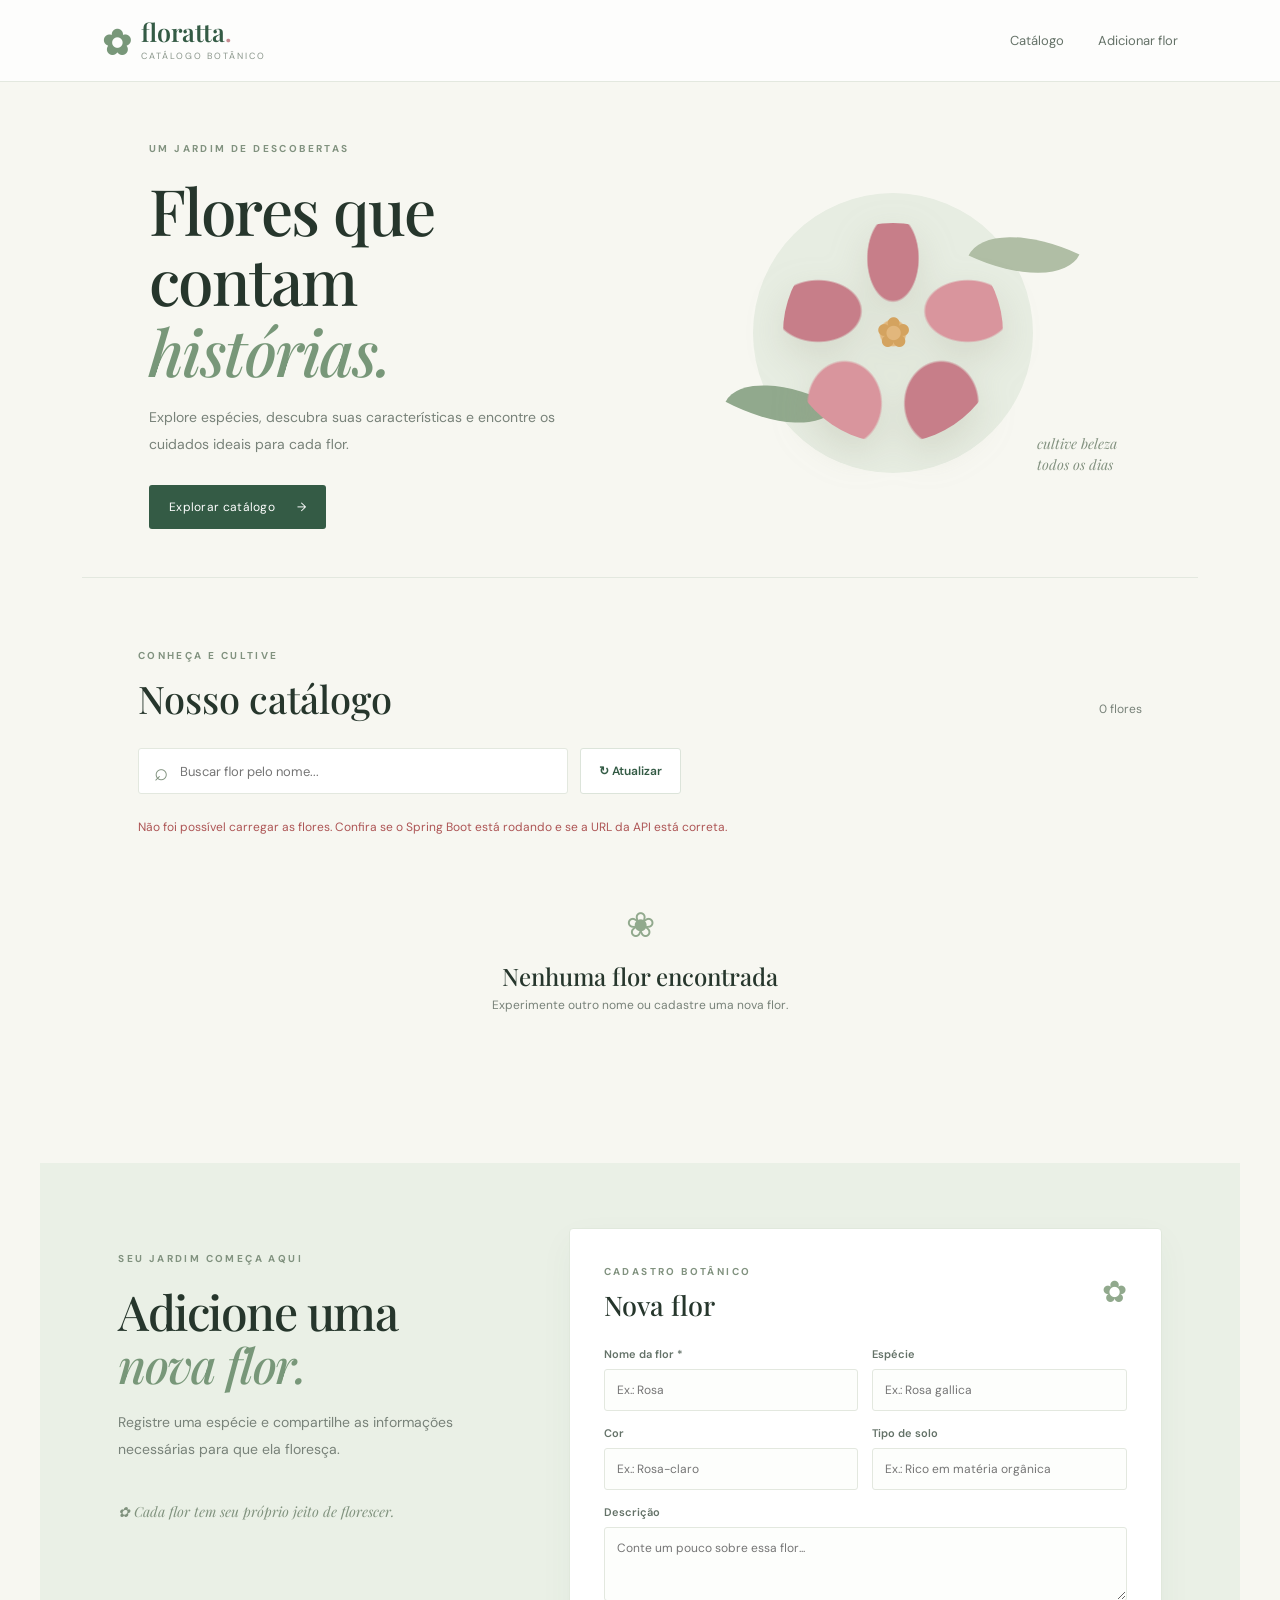
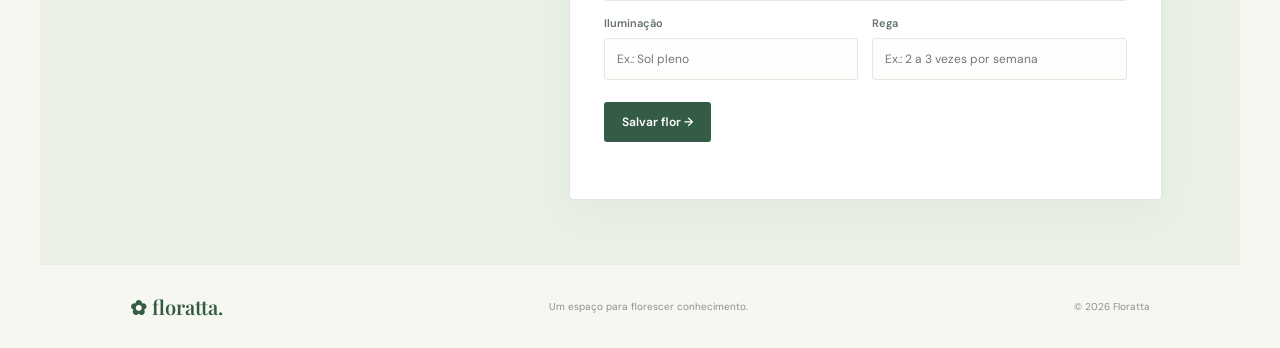
<file: src/main/resources/static/floratta.html>
<!DOCTYPE html>
<html lang="pt-BR">
<head>
  <meta charset="UTF-8">
  <meta name="viewport" content="width=device-width, initial-scale=1.0">
  <meta name="theme-color" content="#f5f7f0">
  <title>Floratta | Catálogo de flores</title>
  <link rel="stylesheet" href="floratta.css">
  <script src="floratta.js" defer></script>
</head>
<body>
  <header class="topbar">
    <a class="brand" href="#" aria-label="Floratta - início">
      <span class="brand-mark">✿</span>
      <span>floratta<span class="brand-dot">.</span><small>CATÁLOGO BOTÂNICO</small></span>
    </a>
    <nav><a href="#catalogo">Catálogo</a><a href="#cadastro">Adicionar flor</a></nav>
  </header>

  <main>
    <section class="hero">
      <div class="hero-copy">
        <span class="eyebrow">UM JARDIM DE DESCOBERTAS</span>
        <h1>Flores que contam<br><em>histórias.</em></h1>
        <p>Explore espécies, descubra suas características e encontre os cuidados ideais para cada flor.</p>
        <a class="primary-link" href="#catalogo">Explorar catálogo <span>→</span></a>
      </div>
      <div class="hero-art" aria-hidden="true">
        <div class="art-circle"></div><div class="art-leaf leaf-one"></div><div class="art-leaf leaf-two"></div>
        <div class="art-flower"><span>✿</span></div>
        <span class="art-caption">cultive beleza<br>todos os dias</span>
      </div>
    </section>

    <section class="content-section" id="catalogo">
      <div class="section-heading">
        <div><span class="eyebrow">CONHEÇA E CULTIVE</span><h2>Nosso catálogo</h2></div>
        <span class="count" id="flower-count">0 flores</span>
      </div>
      <div class="toolbar">
        <label class="search-box"><span>⌕</span><input id="search-input" type="search" placeholder="Buscar flor pelo nome..." aria-label="Buscar flor pelo nome"></label>
        <button class="button button-outline" id="refresh-button" type="button">↻ Atualizar</button>
      </div>
      <div id="status-message" class="status" role="status">Carregando flores...</div>
      <div class="flower-grid" id="flower-grid"></div>
      <div class="empty-state hidden" id="empty-state">
        <span>❀</span><h3>Nenhuma flor encontrada</h3><p>Experimente outro nome ou cadastre uma nova flor.</p>
      </div>
    </section>

    <section class="form-section" id="cadastro">
      <div class="form-intro">
        <span class="eyebrow">SEU JARDIM COMEÇA AQUI</span>
        <h2>Adicione uma<br><em>nova flor.</em></h2>
        <p>Registre uma espécie e compartilhe as informações necessárias para que ela floresça.</p>
        <div class="form-note">✿ Cada flor tem seu próprio jeito de florescer.</div>
      </div>
      <form id="flower-form" class="flower-form">
        <div class="form-top"><div><span class="eyebrow">CADASTRO BOTÂNICO</span><h3 id="form-title">Nova flor</h3></div><span class="form-icon">✿</span></div>
        <input type="hidden" id="original-name">
        <div class="field-row">
          <label>Nome da flor *<input id="nome" name="nome" required maxlength="100" placeholder="Ex.: Rosa"></label>
          <label>Espécie<input id="especie" name="especie" maxlength="120" placeholder="Ex.: Rosa gallica"></label>
        </div>
        <div class="field-row">
          <label>Cor<input id="cor" name="cor" maxlength="60" placeholder="Ex.: Rosa-claro"></label>
          <label>Tipo de solo<input id="tipoSolo" name="tipoSolo" maxlength="120" placeholder="Ex.: Rico em matéria orgânica"></label>
        </div>
        <label>Descrição<textarea id="descricao" name="descricao" rows="3" placeholder="Conte um pouco sobre essa flor..."></textarea></label>
        <div class="field-row">
          <label>Iluminação<input id="iluminacao" name="iluminacao" maxlength="120" placeholder="Ex.: Sol pleno"></label>
          <label>Rega<input id="rega" name="rega" maxlength="120" placeholder="Ex.: 2 a 3 vezes por semana"></label>
        </div>
        <div class="form-actions">
          <button class="button button-primary" id="save-button" type="submit">Salvar flor <span>→</span></button>
          <button class="button button-text hidden" id="cancel-edit" type="button">Cancelar edição</button>
        </div>
        <p class="form-feedback" id="form-feedback" role="status"></p>
      </form>
    </section>
  </main>

  <footer><a class="footer-brand" href="#">✿ floratta.</a><span>Um espaço para florescer conhecimento.</span><span>© 2026 Floratta</span></footer>

  <dialog id="details-dialog" class="details-dialog">
    <button class="dialog-close" id="close-dialog" aria-label="Fechar" type="button">×</button>
    <span class="eyebrow">FICHA BOTÂNICA</span>
    <h2 id="detail-name"></h2>
    <p class="detail-species" id="detail-species"></p>
    <p id="detail-description"></p>
    <div class="detail-list" id="detail-list"></div>
    <div class="dialog-actions"><button class="button button-outline" id="detail-edit" type="button">Editar</button><button class="button button-danger" id="detail-delete" type="button">Excluir</button></div>
  </dialog>
</body>
</html>
</file>
<file: src/main/resources/static/floratta.css>
@import url('https://fonts.googleapis.com/css2?family=DM+Sans:wght@400;500;600;700&family=Playfair+Display:ital,wght@0,500;0,600;1,500;1,600&display=swap');

:root{--green:#345b45;--green-dark:#244432;--sage:#dce7d8;--cream:#f7f7f1;--ink:#26362c;--muted:#788279;--line:#e3e8df;--white:#fff;--rose:#c58b91}
*{box-sizing:border-box}
html{scroll-behavior:smooth}
body{margin:0;background:var(--cream);color:var(--ink);font-family:'DM Sans',Arial,sans-serif}
a{color:inherit;text-decoration:none}
.topbar{height:82px;padding:0 8%;display:flex;align-items:center;justify-content:space-between;background:rgba(255,255,255,.78);border-bottom:1px solid var(--line)}
.brand{display:flex;align-items:center;gap:10px;color:var(--green);font-family:'Playfair Display',Georgia,serif;font-size:25px;font-weight:600;line-height:1}
.brand-mark{font-size:35px;color:#789779}.brand-dot{color:var(--rose)}.brand small{display:block;margin-top:6px;font:9px 'DM Sans',sans-serif;letter-spacing:2px;color:#89958a}
nav{display:flex;gap:34px;font-size:13px;color:#657268}nav a:hover{color:var(--green)}
main{max-width:1200px;margin:auto;padding:0 42px}
.hero{min-height:475px;display:grid;grid-template-columns:1fr 1fr;align-items:center;gap:30px;padding:54px 6% 48px}
.eyebrow{font-size:10px;letter-spacing:2.4px;font-weight:700;color:#81927f}
h1,h2,h3,p{margin-top:0}
.hero h1,.form-intro h2{font:500 clamp(44px,5vw,66px)/1.1 'Playfair Display',Georgia,serif;letter-spacing:-1.5px;margin:18px 0}
.hero h1 em,.form-intro h2 em{color:#789779;font-weight:500}
.hero-copy>p,.form-intro>p{max-width:420px;color:var(--muted);font-size:14px;line-height:1.9;margin-bottom:28px}
.primary-link{display:inline-flex;gap:22px;align-items:center;background:var(--green);color:white;padding:14px 20px;border-radius:3px;font-size:12px;letter-spacing:.3px}.primary-link:hover,.button-primary:hover{background:var(--green-dark)}
.hero-art{height:340px;position:relative;display:flex;align-items:center;justify-content:center;overflow:hidden}
.art-circle{width:280px;height:280px;border-radius:50%;background:#e7ede2;position:absolute}
.art-flower{width:220px;height:220px;border-radius:50%;background:radial-gradient(circle at center,#e2b77c 0 8%,transparent 9%),radial-gradient(ellipse at 50% 16%,#c77e89 0 16%,transparent 17%),radial-gradient(ellipse at 84% 40%,#d9959d 0 16%,transparent 17%),radial-gradient(ellipse at 72% 82%,#c77e89 0 16%,transparent 17%),radial-gradient(ellipse at 28% 82%,#d9959d 0 16%,transparent 17%),radial-gradient(ellipse at 16% 40%,#c77e89 0 16%,transparent 17%);position:relative;z-index:2;filter:drop-shadow(0 15px 18px #9c9b8540)}
.art-flower span{position:absolute;inset:0;display:grid;place-items:center;color:#d4a35f;font-size:42px}
.art-leaf{position:absolute;width:100px;height:48px;background:#91a98d;border-radius:100% 0 100% 0;z-index:1}.leaf-one{left:16%;bottom:22%;transform:rotate(28deg)}.leaf-two{right:12%;top:20%;transform:rotate(205deg);background:#b0bea5}
.art-caption{position:absolute;right:3%;bottom:8%;font:italic 14px/1.5 'Playfair Display',serif;color:#82917f}
.content-section{padding:65px 5% 90px;border-top:1px solid var(--line)}
.section-heading{display:flex;align-items:end;justify-content:space-between;margin-bottom:24px}
h2{font:500 38px 'Playfair Display',Georgia,serif;margin:9px 0 0}
.count{font-size:12px;color:var(--muted);padding-bottom:7px}
.toolbar{display:flex;gap:12px;margin-bottom:25px}
.search-box{height:46px;max-width:430px;flex:1;display:flex;align-items:center;gap:10px;padding:0 15px;background:white;border:1px solid var(--line);border-radius:3px;color:#81927f}
.search-box span{font-size:24px}.search-box input{border:0;outline:0;width:100%;font:13px 'DM Sans';color:var(--ink);background:transparent}
.button{border:0;border-radius:3px;padding:12px 18px;font:600 12px 'DM Sans';cursor:pointer;transition:.2s}
.button-outline{background:white;border:1px solid #dce4da;color:var(--green)}.button-outline:hover{border-color:var(--green);background:#f0f4ed}
.button-primary{background:var(--green);color:white}.button-danger{background:#fff1f0;color:#a34f4f}.button-text{background:transparent;color:var(--muted)}
.status{font-size:12px;color:var(--muted);margin:8px 0 18px;min-height:17px}.status.error,.form-feedback.error{color:#ad5555}
.flower-grid{display:grid;grid-template-columns:repeat(3,1fr);gap:18px}
.flower-card{background:white;border:1px solid var(--line);padding:22px;border-radius:4px;min-height:210px;display:flex;flex-direction:column;transition:transform .2s,box-shadow .2s}
.flower-card:hover{transform:translateY(-3px);box-shadow:0 12px 28px #334b3510}
.flower-symbol{width:42px;height:42px;display:grid;place-items:center;border-radius:50%;background:#edf2e9;color:#829a7e;font-size:23px;margin-bottom:15px}
.flower-card h3{font:500 23px 'Playfair Display',serif;margin:0 0 5px}.flower-card .species{font-size:11px;color:#9a9f98;font-style:italic;margin-bottom:12px}
.flower-card .description{font-size:12px;line-height:1.7;color:var(--muted);margin:0 0 16px;flex:1}
.card-footer{display:flex;align-items:center;justify-content:space-between;border-top:1px solid #edf0eb;padding-top:13px}.card-footer span{font-size:10px;color:#81927f}.card-footer button{border:0;background:transparent;color:var(--green);font:600 11px 'DM Sans';cursor:pointer}
.empty-state{text-align:center;padding:48px 15px;color:var(--muted)}.empty-state>span{font-size:35px;color:#91a98d}.empty-state h3{font:500 24px 'Playfair Display';color:var(--ink);margin:12px 0 5px}.empty-state p{font-size:12px}.hidden{display:none!important}
.form-section{background:#eaf0e6;padding:65px 7%;display:grid;grid-template-columns:.8fr 1.2fr;gap:55px;align-items:start;margin:0 -42px}
.form-intro{padding-top:18px}.form-intro h2{font-size:48px}.form-note{font:italic 14px 'Playfair Display';color:#80927e;margin-top:40px}
.flower-form{background:white;padding:30px 34px;border:1px solid #e0e8dc;border-radius:4px;box-shadow:0 12px 35px #38523c0b}
.form-top{display:flex;justify-content:space-between;align-items:center;margin-bottom:24px}.form-top h3{font:500 27px 'Playfair Display';margin:7px 0 0}.form-icon{font-size:30px;color:#91a98d}
.flower-form label{display:block;font-size:11px;font-weight:600;color:#647268;margin-bottom:15px}
.flower-form input,.flower-form textarea{display:block;width:100%;margin-top:8px;border:1px solid var(--line);border-radius:3px;padding:12px;font:12px 'DM Sans';outline:none;background:#fdfefc;color:var(--ink);resize:vertical}
.flower-form input:focus,.flower-form textarea:focus{border-color:#8ca58b}
.field-row{display:grid;grid-template-columns:1fr 1fr;gap:14px}
.form-actions{display:flex;align-items:center;gap:12px;margin-top:7px}.form-feedback{font-size:11px;color:var(--green);min-height:15px;margin:12px 0 0}
footer{max-width:1200px;margin:auto;padding:28px 7%;display:flex;justify-content:space-between;align-items:center;color:#89938a;font-size:10px}
.footer-brand{font:600 20px 'Playfair Display';color:var(--green)}
.details-dialog{width:min(520px,calc(100% - 30px));border:1px solid var(--line);border-radius:5px;padding:34px;background:var(--cream);color:var(--ink);box-shadow:0 20px 70px #1c302744}
.details-dialog::backdrop{background:#20352880;backdrop-filter:blur(3px)}.dialog-close{position:absolute;right:17px;top:12px;border:0;background:transparent;font-size:27px;color:#718071;cursor:pointer}
.details-dialog h2{margin:12px 0 3px}.detail-species{font-style:italic;color:#8a9689;font-size:12px}.details-dialog>p:not(.detail-species){font-size:13px;line-height:1.8;color:var(--muted);margin:20px 0}
.detail-list{display:grid;grid-template-columns:1fr 1fr;gap:10px}.detail-item{background:white;padding:12px;border:1px solid var(--line)}.detail-item small{display:block;color:#8a9689;font-size:9px;letter-spacing:1px;text-transform:uppercase;margin-bottom:5px}.detail-item strong{font-size:12px;font-weight:500}
.dialog-actions{display:flex;justify-content:flex-end;gap:10px;margin-top:24px}
@media(max-width:800px){main{padding:0 22px}.topbar{padding:0 22px}.hero{padding:45px 2%;grid-template-columns:1fr}.hero-art{height:260px;grid-row:1}.hero-copy{text-align:center}.hero-copy>p{margin-left:auto;margin-right:auto}.flower-grid{grid-template-columns:repeat(2,1fr)}.form-section{margin:0 -22px;padding:45px 24px;grid-template-columns:1fr;gap:25px}.form-intro h2{font-size:40px}.form-note{margin-top:18px}}
@media(max-width:540px){.topbar{height:70px}nav{gap:14px;font-size:11px}.brand{font-size:22px}.brand small{font-size:7px}.hero{min-height:0;padding-top:30px}.hero-art{height:220px}.art-circle{width:190px;height:190px}.art-flower{width:155px;height:155px}.content-section{padding:48px 0 60px}.section-heading h2{font-size:32px}.toolbar{gap:7px}.button{padding:11px 12px}.flower-grid{grid-template-columns:1fr}.flower-card{min-height:180px}.field-row{grid-template-columns:1fr;gap:0}.flower-form{padding:24px 19px}.form-section{padding:42px 18px}footer{padding:24px;gap:12px;flex-wrap:wrap}footer span{font-size:9px}.detail-list{grid-template-columns:1fr 1fr}}
</file>
